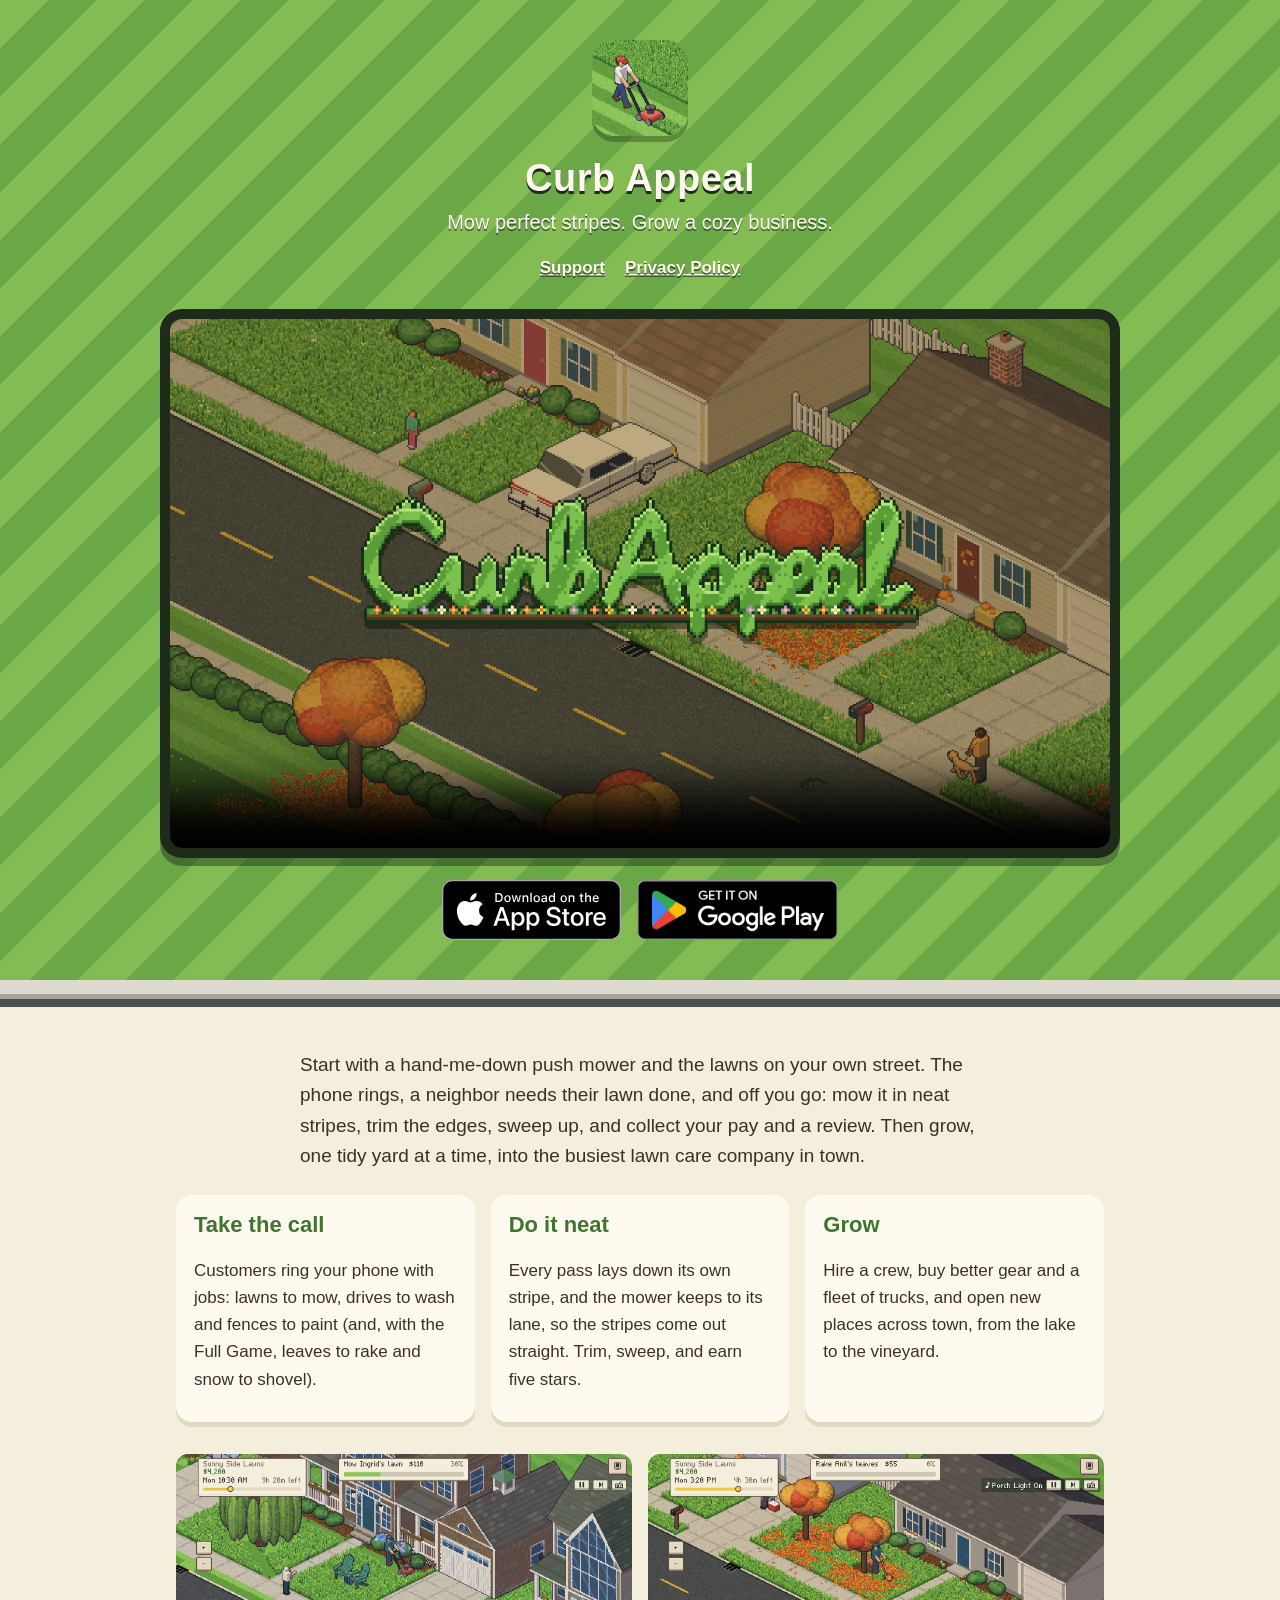
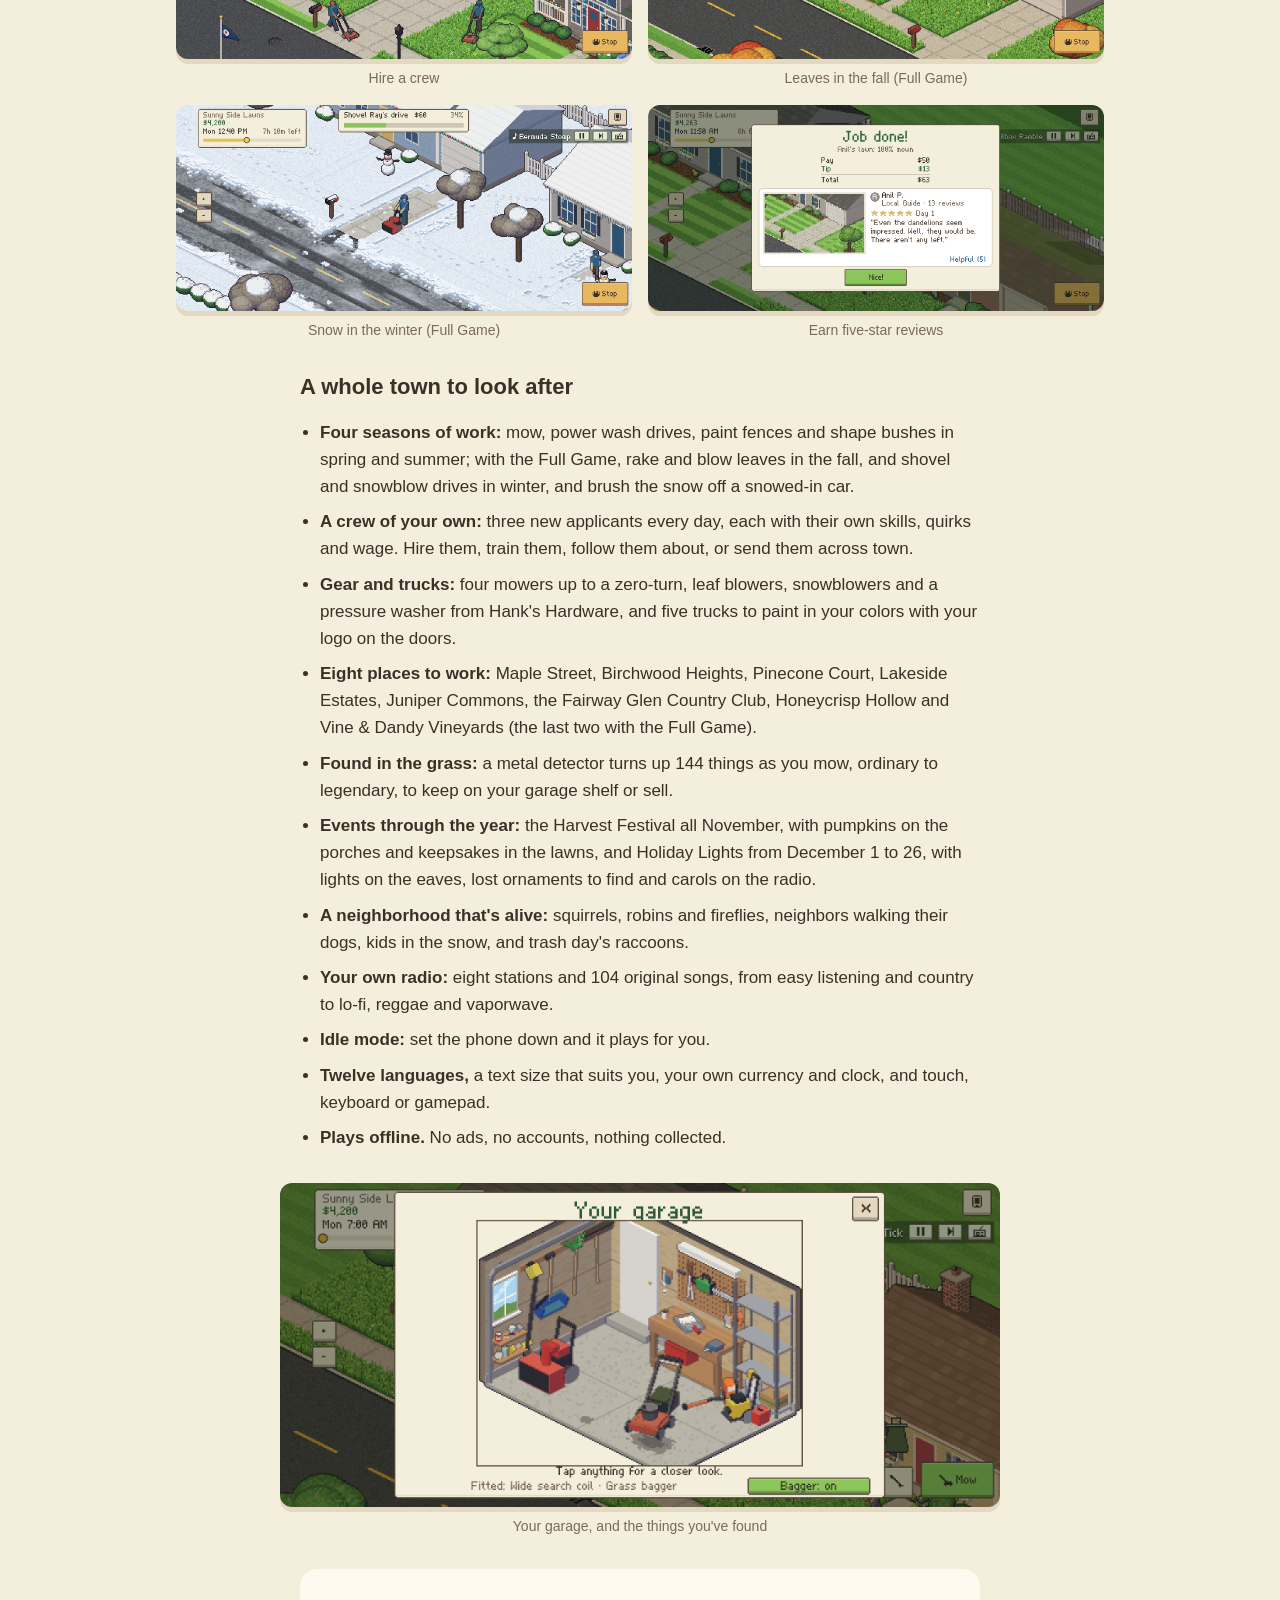
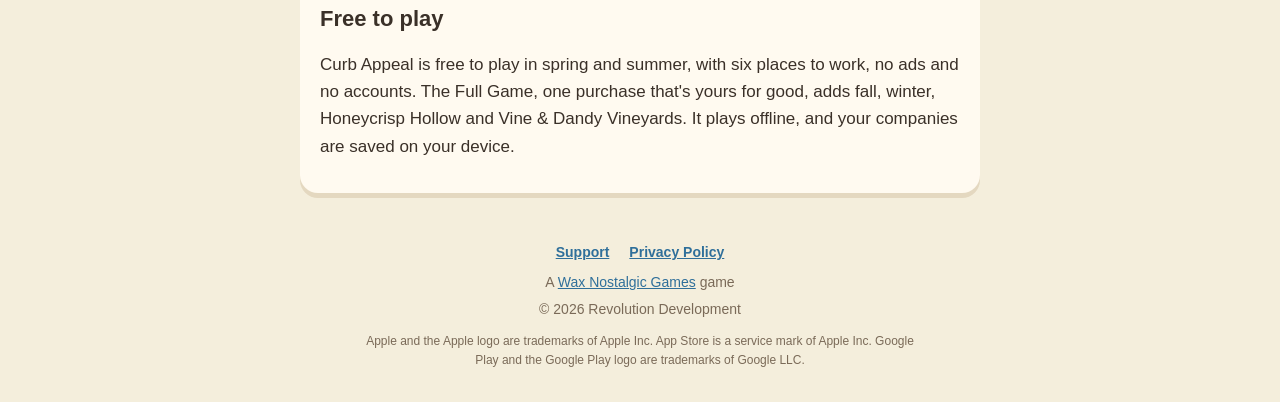
<file: index.html>
<!doctype html>
<html lang="en">
<head>
  <meta charset="utf-8">
  <meta name="viewport" content="width=device-width, initial-scale=1">
  <title>Curb Appeal</title>
  <meta name="description" content="A relaxing lawn care tycoon in isometric pixel art: mow perfect stripes, hire a crew and grow. Free on the App Store and Google Play, with fall and winter in the Full Game.">
  <meta property="og:title" content="Curb Appeal">
  <meta property="og:description" content="Mow perfect stripes and grow a cozy lawn care business, one tidy yard at a time. A relaxing pixel-art game for iPhone, iPad and Android.">
  <meta property="og:image" content="https://webdevbrian.github.io/curbappeal-site/shots/mowing.png">
  <meta property="og:video" content="https://webdevbrian.github.io/curbappeal-site/video/trailer.mp4">
  <meta property="og:video:type" content="video/mp4">
  <meta property="og:video:width" content="1280">
  <meta property="og:video:height" content="720">
  <meta property="og:url" content="https://webdevbrian.github.io/curbappeal-site/">
  <meta property="og:type" content="website">
  <meta name="twitter:card" content="summary_large_image">
  <meta name="theme-color" content="#6aa746">
  <link rel="icon" href="icon.png">
  <link rel="apple-touch-icon" href="icon.png">
  <link rel="stylesheet" href="style.css">
</head>
<body>
  <header class="hero">
    <img class="icon" src="icon.png" alt="" width="96" height="96">
    <h1>Curb Appeal</h1>
    <p class="tagline">Mow perfect stripes. Grow a cozy business.</p>
    <nav><a href="support.html">Support</a><a href="privacy.html">Privacy Policy</a></nav>
    <figure class="screen">
      <video id="trailer" src="video/trailer.mp4" poster="video/trailer-poster.jpg" autoplay muted loop playsinline controls preload="auto" width="1280" height="720" aria-label="The Curb Appeal trailer: mowing stripes in lanes, taking a call, a five-star review, the crew at work, raking fall leaves, snowblowing a drive, driving across town, a find in the grass, and the radio at dusk."></video>
    </figure>
    <script>
      // (Asked for less motion: the trailer waits for a tap on play.)
      if (window.matchMedia && matchMedia('(prefers-reduced-motion: reduce)').matches) {
        const v = document.getElementById('trailer');
        v.removeAttribute('autoplay');
        v.pause();
      }
    </script>
    <p class="get">
      <a href="https://apps.apple.com/app/id6825867955" aria-label="Download Curb Appeal on the App Store"><img src="app-store-badge.svg" alt="Download on the App Store" width="180" height="60"></a>
      <a href="https://play.google.com/store/apps/details?id=com.webdevbrian.curbappeal" aria-label="Get Curb Appeal on Google Play"><img src="google-play-badge.png" alt="Get it on Google Play" width="201" height="60"></a>
    </p>
  </header>

  <main>
    <section class="intro">
      <p>Start with a hand-me-down push mower and the lawns on your own street. The phone rings, a neighbor needs their lawn done, and off you go: mow it in neat stripes, trim the edges, sweep up, and collect your pay and a review. Then grow, one tidy yard at a time, into the busiest lawn care company in town.</p>
    </section>

    <section class="how">
      <div><h2>Take the call</h2><p>Customers ring your phone with jobs: lawns to mow, drives to wash and fences to paint (and, with the Full Game, leaves to rake and snow to shovel).</p></div>
      <div><h2>Do it neat</h2><p>Every pass lays down its own stripe, and the mower keeps to its lane, so the stripes come out straight. Trim, sweep, and earn five stars.</p></div>
      <div><h2>Grow</h2><p>Hire a crew, buy better gear and a fleet of trucks, and open new places across town, from the lake to the vineyard.</p></div>
    </section>

    <section class="gallery">
      <figure><img src="shots/team.png" alt="The crew at work on a street, each mowing a different lawn in stripes." loading="lazy"><figcaption>Hire a crew</figcaption></figure>
      <figure><img src="shots/fall.png" alt="Fall: red and gold trees, leaves raked into piles and bags at the curb." loading="lazy"><figcaption>Leaves in the fall (Full Game)</figcaption></figure>
      <figure><img src="shots/winter.png" alt="Winter: snowy roofs and lawns, a drive being cleared with a snowblower." loading="lazy"><figcaption>Snow in the winter (Full Game)</figcaption></figure>
      <figure><img src="shots/payday.png" alt="A job done: the pay, a tip, and a five-star review with a photo of the freshly striped lawn." loading="lazy"><figcaption>Earn five-star reviews</figcaption></figure>
    </section>

    <section class="features">
      <h2>A whole town to look after</h2>
      <ul>
        <li><strong>Four seasons of work:</strong> mow, power wash drives, paint fences and shape bushes in spring and summer; with the Full Game, rake and blow leaves in the fall, and shovel and snowblow drives in winter, and brush the snow off a snowed-in car.</li>
        <li><strong>A crew of your own:</strong> three new applicants every day, each with their own skills, quirks and wage. Hire them, train them, follow them about, or send them across town.</li>
        <li><strong>Gear and trucks:</strong> four mowers up to a zero-turn, leaf blowers, snowblowers and a pressure washer from Hank's Hardware, and five trucks to paint in your colors with your logo on the doors.</li>
        <li><strong>Eight places to work:</strong> Maple Street, Birchwood Heights, Pinecone Court, Lakeside Estates, Juniper Commons, the Fairway Glen Country Club, Honeycrisp Hollow and Vine &amp; Dandy Vineyards (the last two with the Full Game).</li>
        <li><strong>Found in the grass:</strong> a metal detector turns up 144 things as you mow, ordinary to legendary, to keep on your garage shelf or sell.</li>
        <li><strong>Events through the year:</strong> the Harvest Festival all November, with pumpkins on the porches and keepsakes in the lawns, and Holiday Lights from December 1 to 26, with lights on the eaves, lost ornaments to find and carols on the radio.</li>
        <li><strong>A neighborhood that's alive:</strong> squirrels, robins and fireflies, neighbors walking their dogs, kids in the snow, and trash day's raccoons.</li>
        <li><strong>Your own radio:</strong> eight stations and 104 original songs, from easy listening and country to lo-fi, reggae and vaporwave.</li>
        <li><strong>Idle mode:</strong> set the phone down and it plays for you.</li>
        <li><strong>Twelve languages,</strong> a text size that suits you, your own currency and clock, and touch, keyboard or gamepad.</li>
        <li><strong>Plays offline.</strong> No ads, no accounts, nothing collected.</li>
      </ul>
    </section>

    <section class="gallery one">
      <figure><img src="shots/garage.png" alt="The garage: mowers on the floor, tools on the wall, and finds from the lawns on the shelf." loading="lazy"><figcaption>Your garage, and the things you've found</figcaption></figure>
    </section>

    <section class="price card">
      <h2>Free to play</h2>
      <p>Curb Appeal is free to play in spring and summer, with six places to work, no ads and no accounts. The Full Game, one purchase that's yours for good, adds fall, winter, Honeycrisp Hollow and Vine &amp; Dandy Vineyards. It plays offline, and your companies are saved on your device.</p>
    </section>
  </main>

  <footer>
    <nav><a href="support.html">Support</a><a href="privacy.html">Privacy Policy</a></nav>
    <p>A <a href="https://webdevbrian.github.io/waxnostalgicgames-site/">Wax Nostalgic Games</a> game</p>
    <p>© 2026 Revolution Development</p>
    <p class="legal">Apple and the Apple logo are trademarks of Apple Inc. App Store is a service mark of Apple Inc. Google Play and the Google Play logo are trademarks of Google LLC.</p>
  </footer>
</body>
</html>
</file>
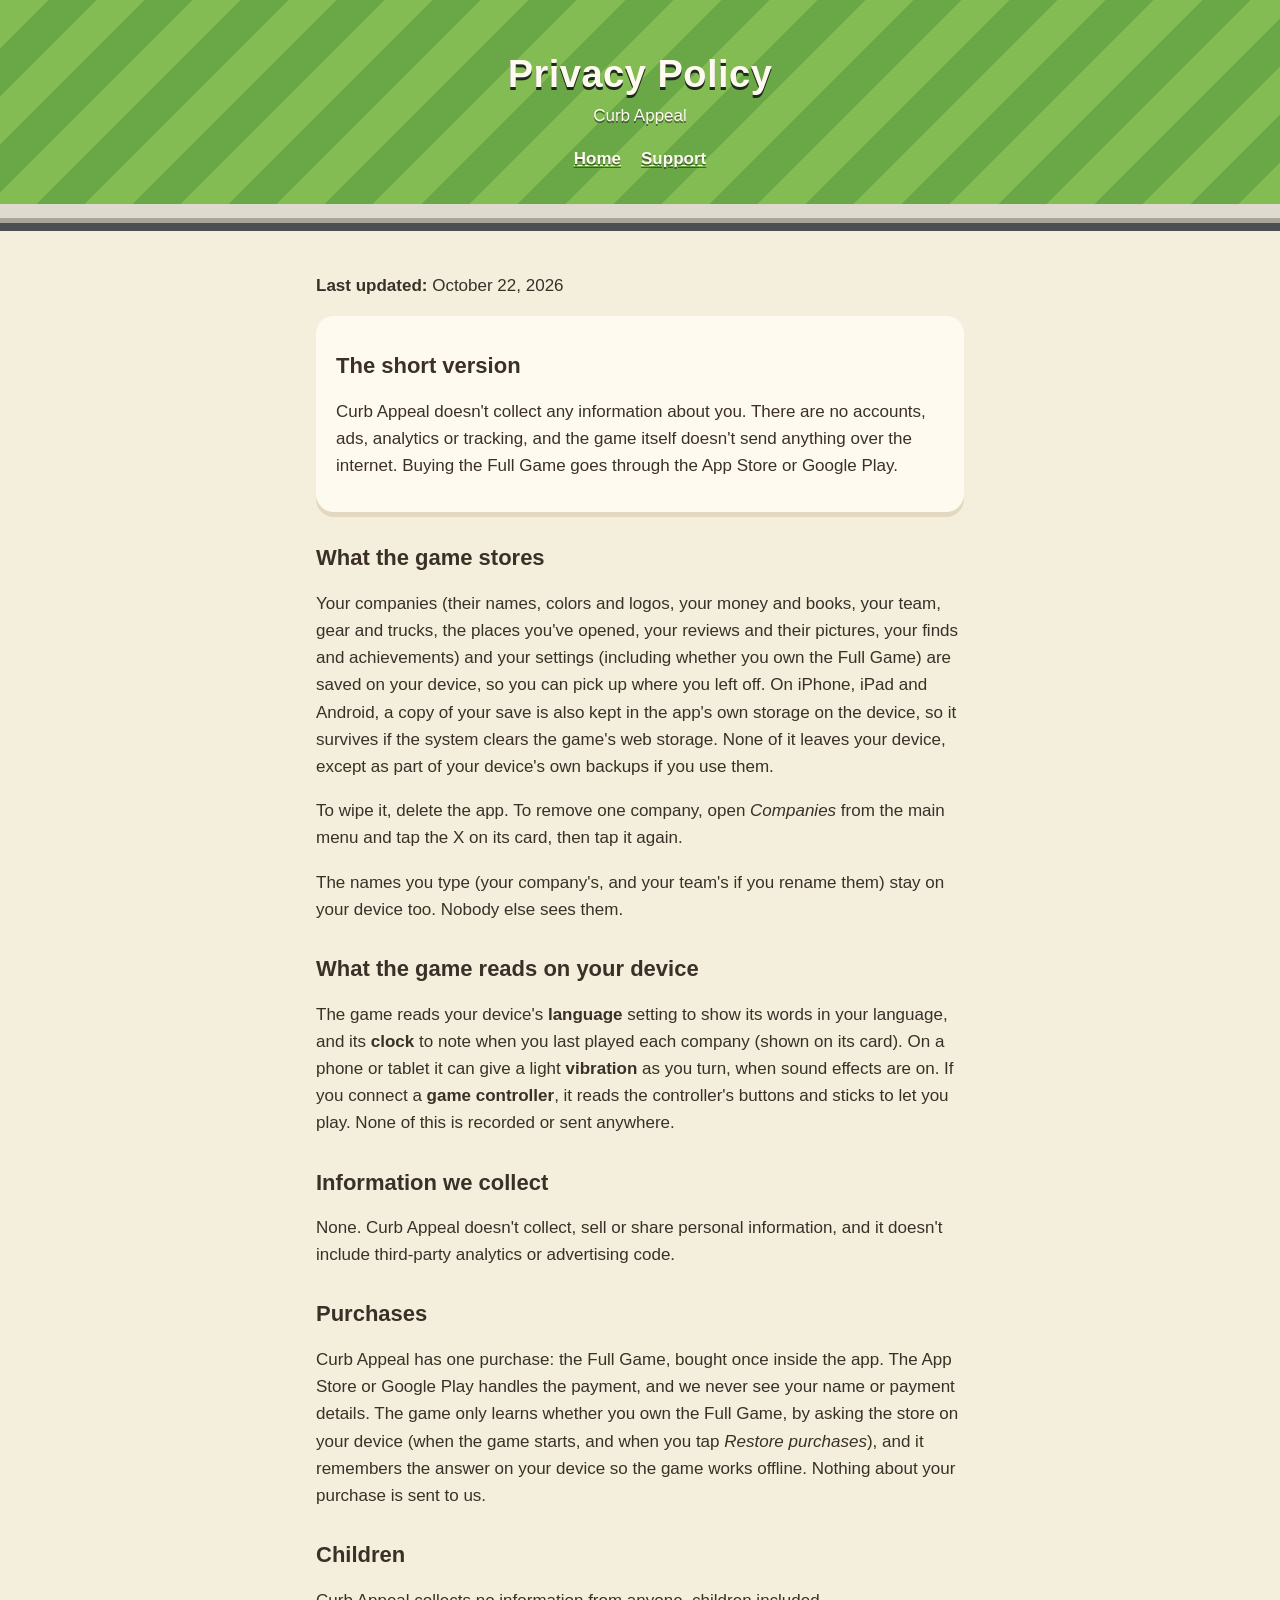
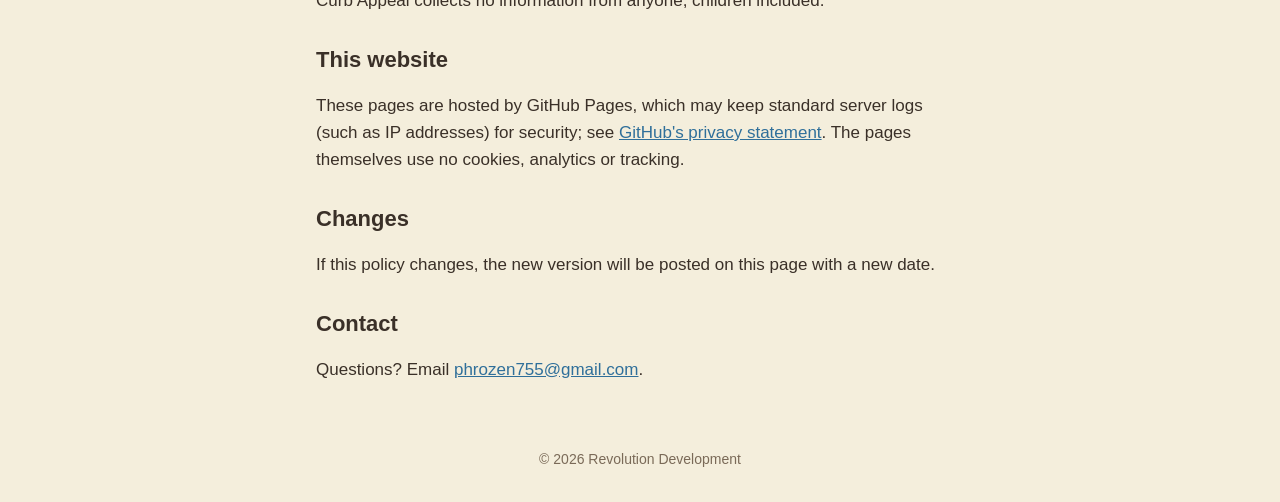
<file: privacy.html>
<!doctype html>
<html lang="en">
<head>
  <meta charset="utf-8">
  <meta name="viewport" content="width=device-width, initial-scale=1">
  <title>Privacy Policy · Curb Appeal</title>
  <meta name="description" content="Curb Appeal's privacy policy: the game collects nothing about you.">
  <meta name="theme-color" content="#6aa746">
  <link rel="icon" href="icon.png">
  <link rel="stylesheet" href="style.css">
</head>
<body>
  <header>
    <h1>Privacy Policy</h1>
    <p>Curb Appeal</p>
    <nav><a href="index.html">Home</a><a href="support.html">Support</a></nav>
  </header>
  <main>
    <p><strong>Last updated:</strong> October 22, 2026</p>

    <div class="card">
      <h2>The short version</h2>
      <p>Curb Appeal doesn't collect any information about you. There are no accounts, ads, analytics or tracking, and the game itself doesn't send anything over the internet. Buying the Full Game goes through the App Store or Google Play.</p>
    </div>

    <h2>What the game stores</h2>
    <p>Your companies (their names, colors and logos, your money and books, your team, gear and trucks, the places you've opened, your reviews and their pictures, your finds and achievements) and your settings (including whether you own the Full Game) are saved on your device, so you can pick up where you left off. On iPhone, iPad and Android, a copy of your save is also kept in the app's own storage on the device, so it survives if the system clears the game's web storage. None of it leaves your device, except as part of your device's own backups if you use them.</p>
    <p>To wipe it, delete the app. To remove one company, open <em>Companies</em> from the main menu and tap the X on its card, then tap it again.</p>
    <p>The names you type (your company's, and your team's if you rename them) stay on your device too. Nobody else sees them.</p>

    <h2>What the game reads on your device</h2>
    <p>The game reads your device's <strong>language</strong> setting to show its words in your language, and its <strong>clock</strong> to note when you last played each company (shown on its card). On a phone or tablet it can give a light <strong>vibration</strong> as you turn, when sound effects are on. If you connect a <strong>game controller</strong>, it reads the controller's buttons and sticks to let you play. None of this is recorded or sent anywhere.</p>

    <h2>Information we collect</h2>
    <p>None. Curb Appeal doesn't collect, sell or share personal information, and it doesn't include third-party analytics or advertising code.</p>

    <h2>Purchases</h2>
    <p>Curb Appeal has one purchase: the Full Game, bought once inside the app. The App Store or Google Play handles the payment, and we never see your name or payment details. The game only learns whether you own the Full Game, by asking the store on your device (when the game starts, and when you tap <em>Restore purchases</em>), and it remembers the answer on your device so the game works offline. Nothing about your purchase is sent to us.</p>

    <h2>Children</h2>
    <p>Curb Appeal collects no information from anyone, children included.</p>

    <h2>This website</h2>
    <p>These pages are hosted by GitHub Pages, which may keep standard server logs (such as IP addresses) for security; see <a href="https://docs.github.com/en/site-policy/privacy-policies/github-general-privacy-statement">GitHub's privacy statement</a>. The pages themselves use no cookies, analytics or tracking.</p>

    <h2>Changes</h2>
    <p>If this policy changes, the new version will be posted on this page with a new date.</p>

    <h2>Contact</h2>
    <p>Questions? Email <a href="mailto:phrozen755@gmail.com">phrozen755@gmail.com</a>.</p>
  </main>
  <footer>© 2026 Revolution Development</footer>
</body>
</html>
</file>
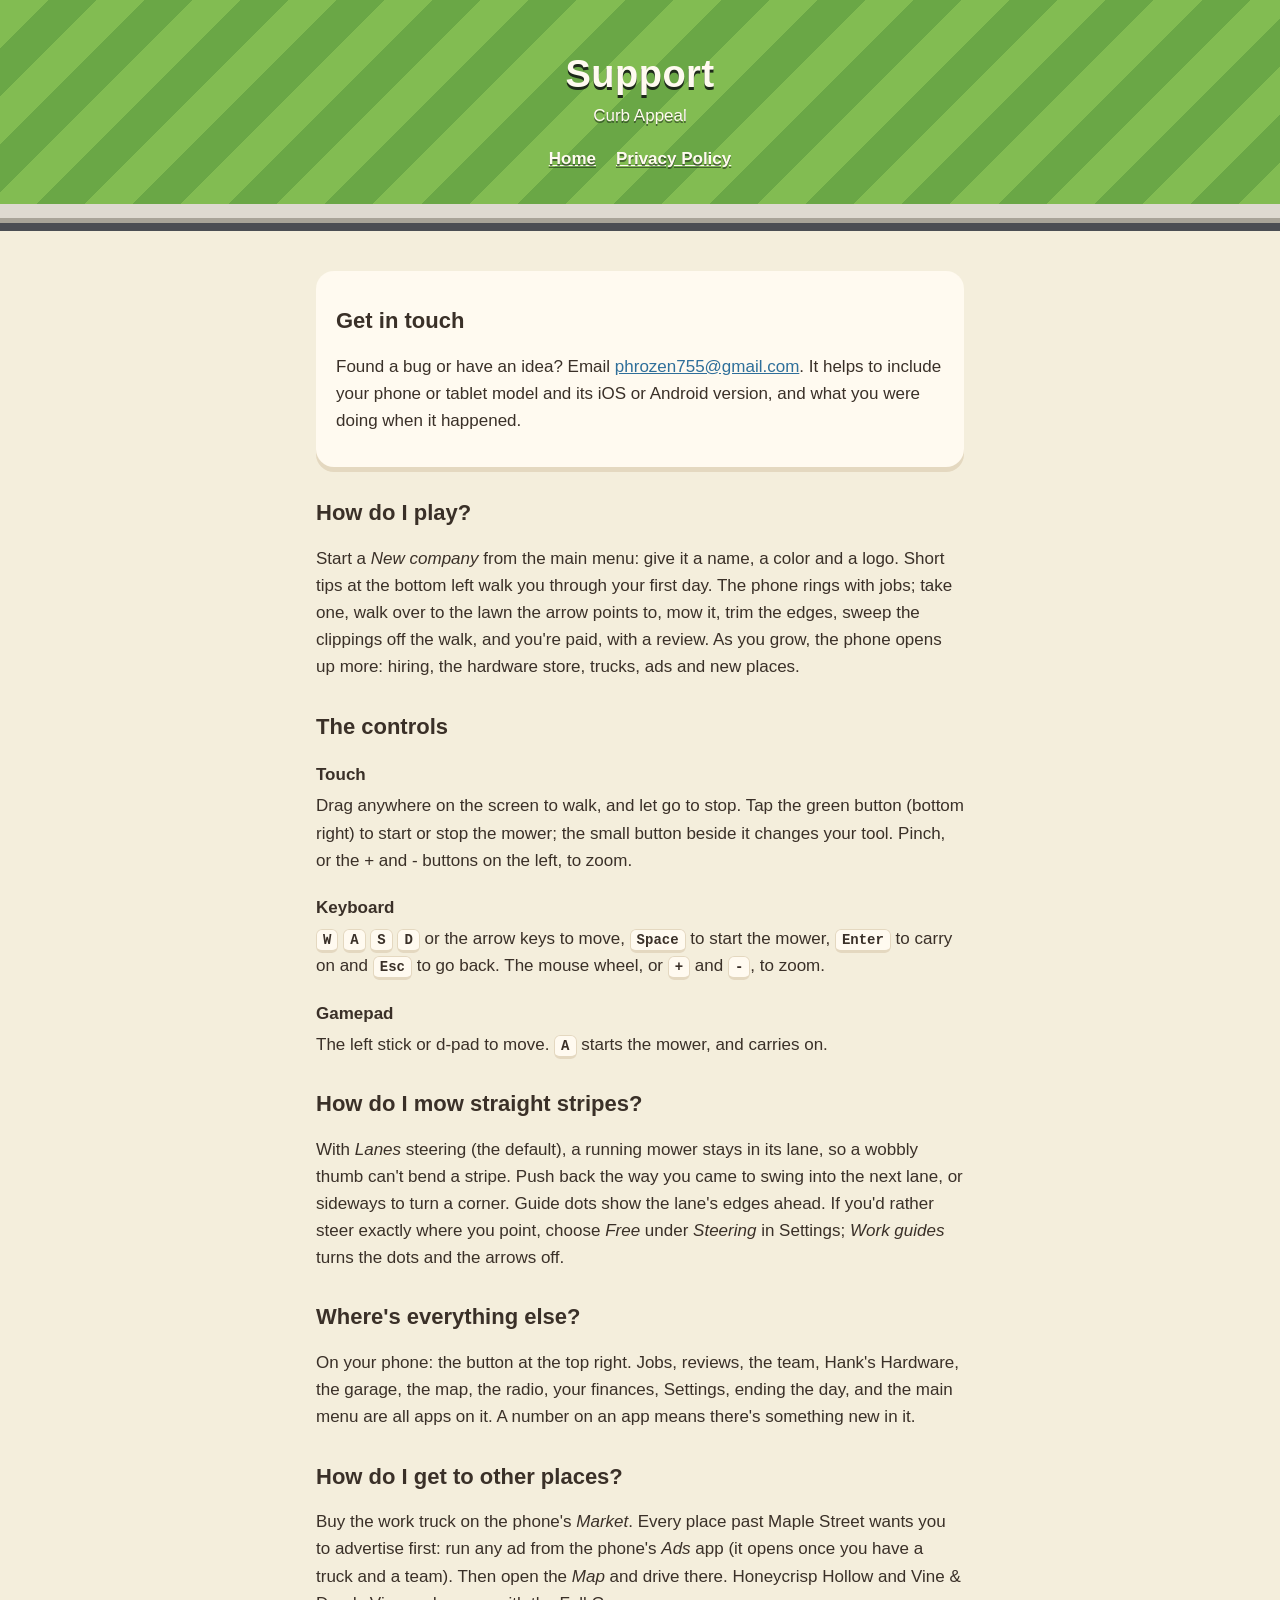
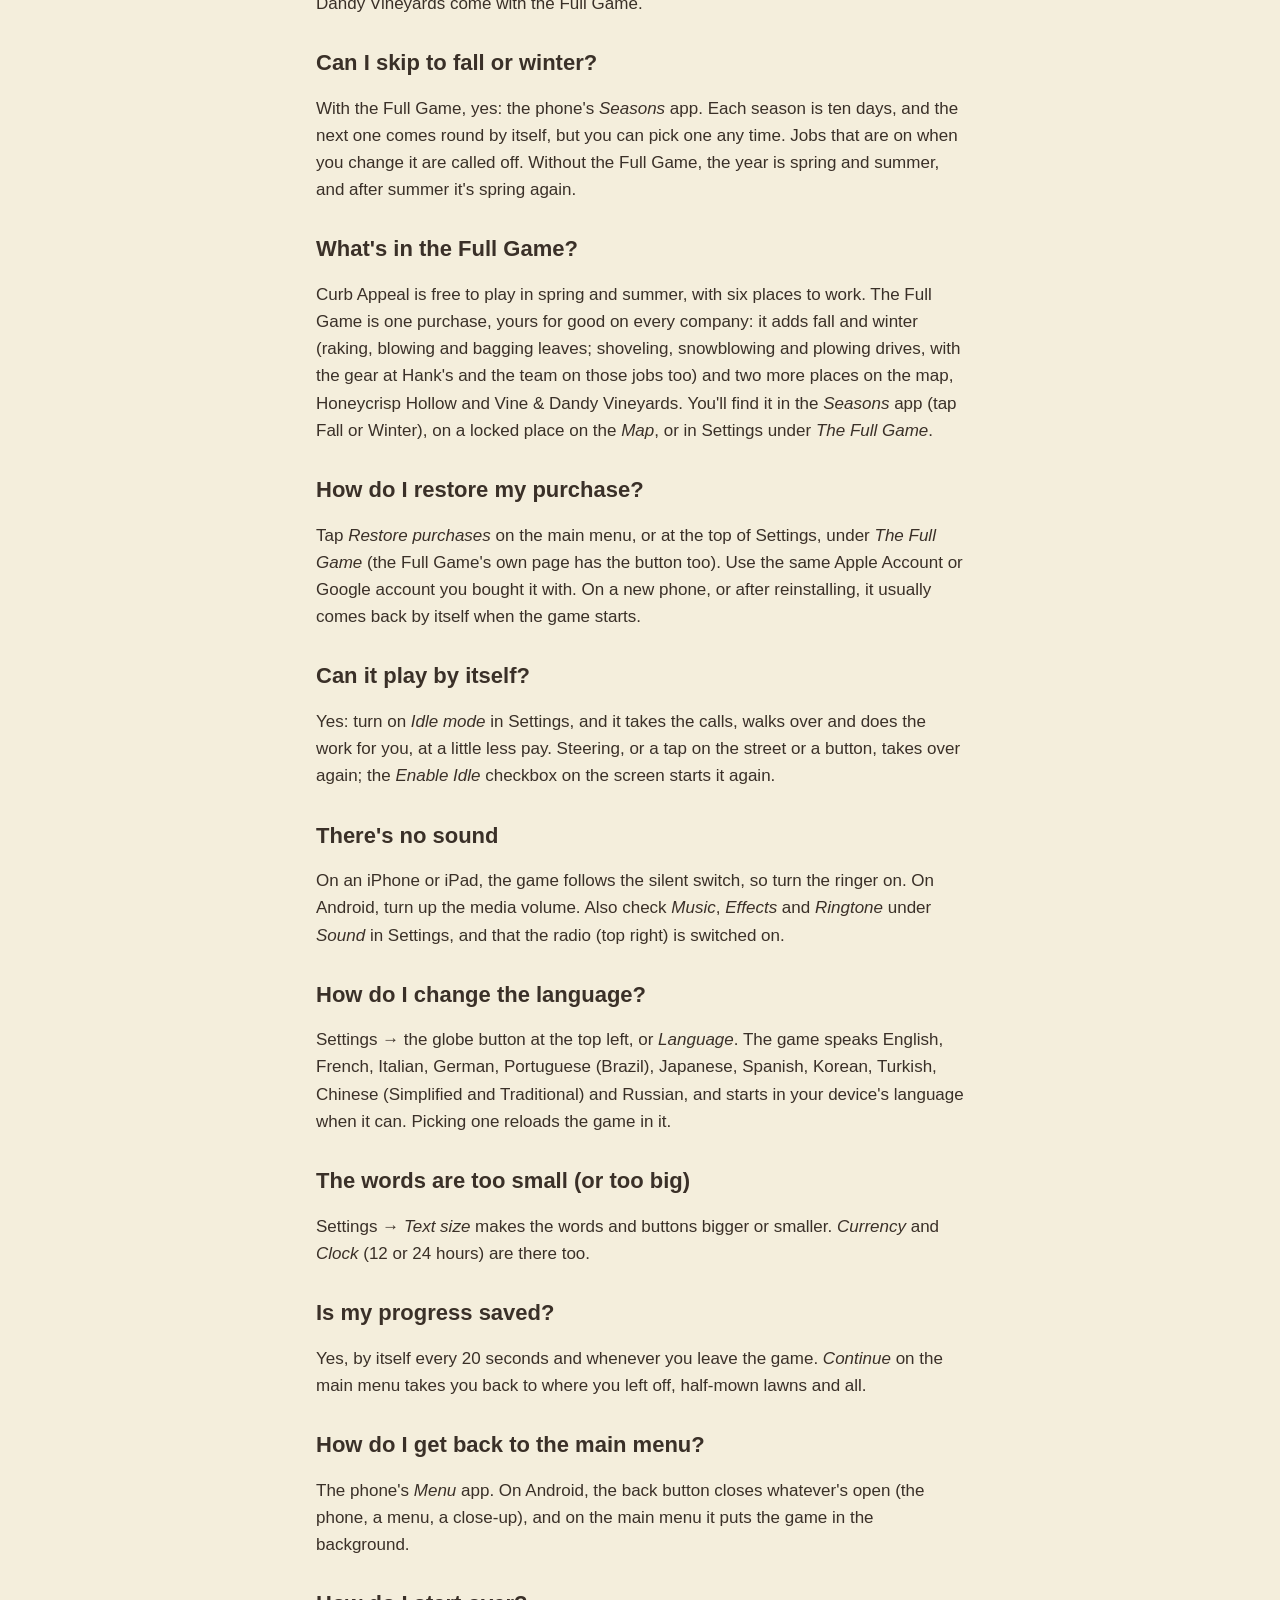
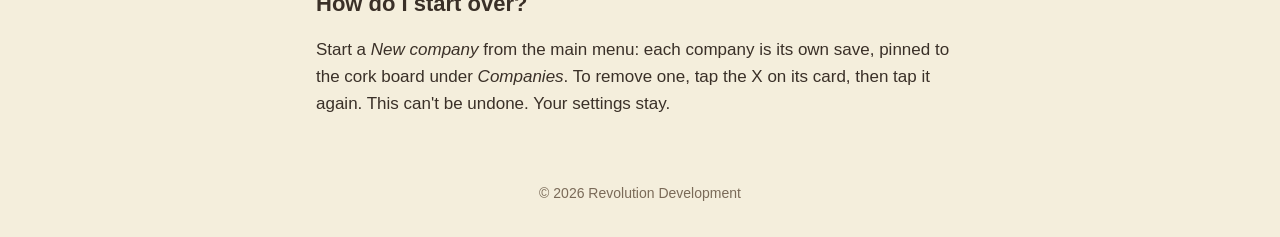
<file: support.html>
<!doctype html>
<html lang="en">
<head>
  <meta charset="utf-8">
  <meta name="viewport" content="width=device-width, initial-scale=1">
  <title>Support · Curb Appeal</title>
  <meta name="description" content="Help with Curb Appeal: how to play, the controls, sound, languages, idle mode, and how to get in touch.">
  <meta name="theme-color" content="#6aa746">
  <link rel="icon" href="icon.png">
  <link rel="stylesheet" href="style.css">
</head>
<body>
  <header>
    <h1>Support</h1>
    <p>Curb Appeal</p>
    <nav><a href="index.html">Home</a><a href="privacy.html">Privacy Policy</a></nav>
  </header>
  <main>
    <div class="card">
      <h2>Get in touch</h2>
      <p>Found a bug or have an idea? Email <a href="mailto:phrozen755@gmail.com">phrozen755@gmail.com</a>. It helps to include your phone or tablet model and its iOS or Android version, and what you were doing when it happened.</p>
    </div>

    <h2>How do I play?</h2>
    <p>Start a <em>New company</em> from the main menu: give it a name, a color and a logo. Short tips at the bottom left walk you through your first day. The phone rings with jobs; take one, walk over to the lawn the arrow points to, mow it, trim the edges, sweep the clippings off the walk, and you're paid, with a review. As you grow, the phone opens up more: hiring, the hardware store, trucks, ads and new places.</p>

    <h2>The controls</h2>
    <dl>
      <dt>Touch</dt>
      <dd>Drag anywhere on the screen to walk, and let go to stop. Tap the green button (bottom right) to start or stop the mower; the small button beside it changes your tool. Pinch, or the + and - buttons on the left, to zoom.</dd>
      <dt>Keyboard</dt>
      <dd><kbd>W</kbd> <kbd>A</kbd> <kbd>S</kbd> <kbd>D</kbd> or the arrow keys to move, <kbd>Space</kbd> to start the mower, <kbd>Enter</kbd> to carry on and <kbd>Esc</kbd> to go back. The mouse wheel, or <kbd>+</kbd> and <kbd>-</kbd>, to zoom.</dd>
      <dt>Gamepad</dt>
      <dd>The left stick or d-pad to move. <kbd>A</kbd> starts the mower, and carries on.</dd>
    </dl>

    <h2>How do I mow straight stripes?</h2>
    <p>With <em>Lanes</em> steering (the default), a running mower stays in its lane, so a wobbly thumb can't bend a stripe. Push back the way you came to swing into the next lane, or sideways to turn a corner. Guide dots show the lane's edges ahead. If you'd rather steer exactly where you point, choose <em>Free</em> under <em>Steering</em> in Settings; <em>Work guides</em> turns the dots and the arrows off.</p>

    <h2>Where's everything else?</h2>
    <p>On your phone: the button at the top right. Jobs, reviews, the team, Hank's Hardware, the garage, the map, the radio, your finances, Settings, ending the day, and the main menu are all apps on it. A number on an app means there's something new in it.</p>

    <h2>How do I get to other places?</h2>
    <p>Buy the work truck on the phone's <em>Market</em>. Every place past Maple Street wants you to advertise first: run any ad from the phone's <em>Ads</em> app (it opens once you have a truck and a team). Then open the <em>Map</em> and drive there. Honeycrisp Hollow and Vine &amp; Dandy Vineyards come with the Full Game.</p>

    <h2>Can I skip to fall or winter?</h2>
    <p>With the Full Game, yes: the phone's <em>Seasons</em> app. Each season is ten days, and the next one comes round by itself, but you can pick one any time. Jobs that are on when you change it are called off. Without the Full Game, the year is spring and summer, and after summer it's spring again.</p>

    <h2>What's in the Full Game?</h2>
    <p>Curb Appeal is free to play in spring and summer, with six places to work. The Full Game is one purchase, yours for good on every company: it adds fall and winter (raking, blowing and bagging leaves; shoveling, snowblowing and plowing drives, with the gear at Hank's and the team on those jobs too) and two more places on the map, Honeycrisp Hollow and Vine &amp; Dandy Vineyards. You'll find it in the <em>Seasons</em> app (tap Fall or Winter), on a locked place on the <em>Map</em>, or in Settings under <em>The Full Game</em>.</p>

    <h2>How do I restore my purchase?</h2>
    <p>Tap <em>Restore purchases</em> on the main menu, or at the top of Settings, under <em>The Full Game</em> (the Full Game's own page has the button too). Use the same Apple Account or Google account you bought it with. On a new phone, or after reinstalling, it usually comes back by itself when the game starts.</p>

    <h2>Can it play by itself?</h2>
    <p>Yes: turn on <em>Idle mode</em> in Settings, and it takes the calls, walks over and does the work for you, at a little less pay. Steering, or a tap on the street or a button, takes over again; the <em>Enable Idle</em> checkbox on the screen starts it again.</p>

    <h2>There's no sound</h2>
    <p>On an iPhone or iPad, the game follows the silent switch, so turn the ringer on. On Android, turn up the media volume. Also check <em>Music</em>, <em>Effects</em> and <em>Ringtone</em> under <em>Sound</em> in Settings, and that the radio (top right) is switched on.</p>

    <h2>How do I change the language?</h2>
    <p>Settings → the globe button at the top left, or <em>Language</em>. The game speaks English, French, Italian, German, Portuguese (Brazil), Japanese, Spanish, Korean, Turkish, Chinese (Simplified and Traditional) and Russian, and starts in your device's language when it can. Picking one reloads the game in it.</p>

    <h2>The words are too small (or too big)</h2>
    <p>Settings → <em>Text size</em> makes the words and buttons bigger or smaller. <em>Currency</em> and <em>Clock</em> (12 or 24 hours) are there too.</p>

    <h2>Is my progress saved?</h2>
    <p>Yes, by itself every 20 seconds and whenever you leave the game. <em>Continue</em> on the main menu takes you back to where you left off, half-mown lawns and all.</p>

    <h2>How do I get back to the main menu?</h2>
    <p>The phone's <em>Menu</em> app. On Android, the back button closes whatever's open (the phone, a menu, a close-up), and on the main menu it puts the game in the background.</p>

    <h2>How do I start over?</h2>
    <p>Start a <em>New company</em> from the main menu: each company is its own save, pinned to the cork board under <em>Companies</em>. To remove one, tap the X on its card, then tap it again. This can't be undone. Your settings stay.</p>
  </main>
  <footer>© 2026 Revolution Development</footer>
</body>
</html>
</file>
<file: style.css>
/* Curb Appeal's public pages: the game's colours (cream paper, brown ink, freshly striped lawn, the
   curb and the road), readable on a phone. */
:root {
  --ink: #3a3028; --ink-soft: #7a6a58; --paper: #f4eedc; --paper-dark: #e4d8c0; --card: #fffaf0;
  --edge: #5a4a3a; --blue: #2f6f9a; --gold: #d9a520; --night: #1e2a1a;
  --stripe-a: #82bc52; --stripe-b: #6aa746; --leaf: #3f7430;
  --walk: #dedad0; --curb: #a8a498; --road: #4b4e53;
}
* { box-sizing: border-box; }
html { -webkit-text-size-adjust: 100%; }
body { margin: 0; background: var(--paper); color: var(--ink); font: 17px/1.6 -apple-system, BlinkMacSystemFont, "Segoe UI", Roboto, sans-serif; }
img { max-width: 100%; height: auto; }
a { color: var(--blue); }

/* The header: a freshly mown lawn, stripes and all, down to the sidewalk and the curb. */
header {
  background: repeating-linear-gradient(135deg, var(--stripe-a) 0 34px, var(--stripe-b) 34px 68px);
  color: #fffaf0; padding: 40px 16px 32px; text-align: center; position: relative;
  border-bottom: 14px solid var(--walk); box-shadow: 0 5px 0 var(--curb), 0 13px 0 var(--road);
  margin-bottom: 13px;
}
header .icon, header > img { width: 96px; height: 96px; border-radius: 22px; box-shadow: 0 6px 0 rgba(30, 42, 26, .35); }
header h1 { margin: 12px 0 0; font-size: 38px; line-height: 1.2; letter-spacing: .5px; text-shadow: 0 3px 0 var(--night); }
header p { margin: 4px 0 0; text-shadow: 0 2px 0 rgba(30, 42, 26, .6); }
nav { display: flex; gap: 20px; justify-content: center; flex-wrap: wrap; margin-top: 16px; }
header nav a { color: #fffaf0; font-weight: 600; text-shadow: 0 2px 0 rgba(30, 42, 26, .6); }

/* The landing page's header: the game on a screen, and when it's out. */
.hero { padding-bottom: 40px; }
.tagline { font-size: 20px; }
.screen { margin: 28px auto 0; max-width: 960px; padding: 10px; background: var(--night); border-radius: 22px; box-shadow: 0 8px 0 rgba(30, 42, 26, .45); }
.screen img, .screen video { display: block; width: 100%; height: auto; border-radius: 12px; }
.screen video { aspect-ratio: 16 / 9; background: var(--night); }
.get { margin-top: 22px; }
.get { display: flex; flex-wrap: wrap; gap: 12px 16px; justify-content: center; align-items: center; }
.get a { display: block; line-height: 0; }
.get img { display: block; height: 60px; width: auto; }
.get + .soon { margin-top: 10px; font-size: 14px; }
.soon { margin-top: 20px; font-weight: 700; font-size: 16px; letter-spacing: .3px; }

main { max-width: 680px; margin: 0 auto; padding: 24px 16px 48px; }
h2 { font-size: 22px; line-height: 1.3; margin: 32px 0 8px; }
.card { background: var(--card); border-radius: 18px; padding: 4px 20px 16px; box-shadow: 0 5px 0 var(--paper-dark); margin: 16px 0; }

/* The landing page: wider than the text pages, for the pictures. */
.hero ~ main { max-width: 960px; }
.intro { max-width: 680px; margin: 8px auto 0; font-size: 19px; }
.how { display: grid; grid-template-columns: repeat(3, 1fr); gap: 16px; margin: 24px 0 8px; }
.how div { background: var(--card); border-radius: 16px; padding: 4px 18px 12px; box-shadow: 0 5px 0 var(--paper-dark); }
.how h2 { margin-top: 12px; color: var(--leaf); }
.gallery { display: grid; grid-template-columns: 1fr 1fr; gap: 16px; margin: 32px 0; }
.gallery figure { margin: 0; }
.gallery img { display: block; width: 100%; border-radius: 12px; box-shadow: 0 5px 0 var(--paper-dark); background: var(--night); }
.gallery figcaption { font-size: 14px; color: var(--ink-soft); margin-top: 8px; text-align: center; }
.gallery.one { grid-template-columns: 1fr; max-width: 720px; margin-left: auto; margin-right: auto; }
.features { max-width: 680px; margin: 0 auto; }
.features ul { padding-left: 20px; }
.features li { margin: 8px 0; }
.price { max-width: 680px; margin: 32px auto 0; }

/* The support page's questions. */
dl { margin: 0; }
dt { font-weight: 700; margin-top: 20px; }
dd { margin: 4px 0 0; }
kbd { font: 600 14px/1 ui-monospace, Menlo, monospace; background: var(--card); border: 1px solid var(--paper-dark); border-bottom-width: 3px; border-radius: 6px; padding: 2px 6px; }

footer { text-align: center; color: var(--ink-soft); font-size: 14px; padding: 0 16px 32px; }
footer nav { margin: 0 0 8px; }
footer nav a { font-weight: 600; }
footer p { margin: 4px 0; }
footer .legal { font-size: 12px; max-width: 560px; margin: 12px auto 0; }

@media (max-width: 640px) {
  header h1 { font-size: 32px; }
  .get { gap: 10px; }
  .get img { height: 50px; }
  .how, .gallery { grid-template-columns: 1fr; }
  .screen { padding: 6px; border-radius: 16px; }
  .screen img, .screen video { border-radius: 10px; }
}
</file>
